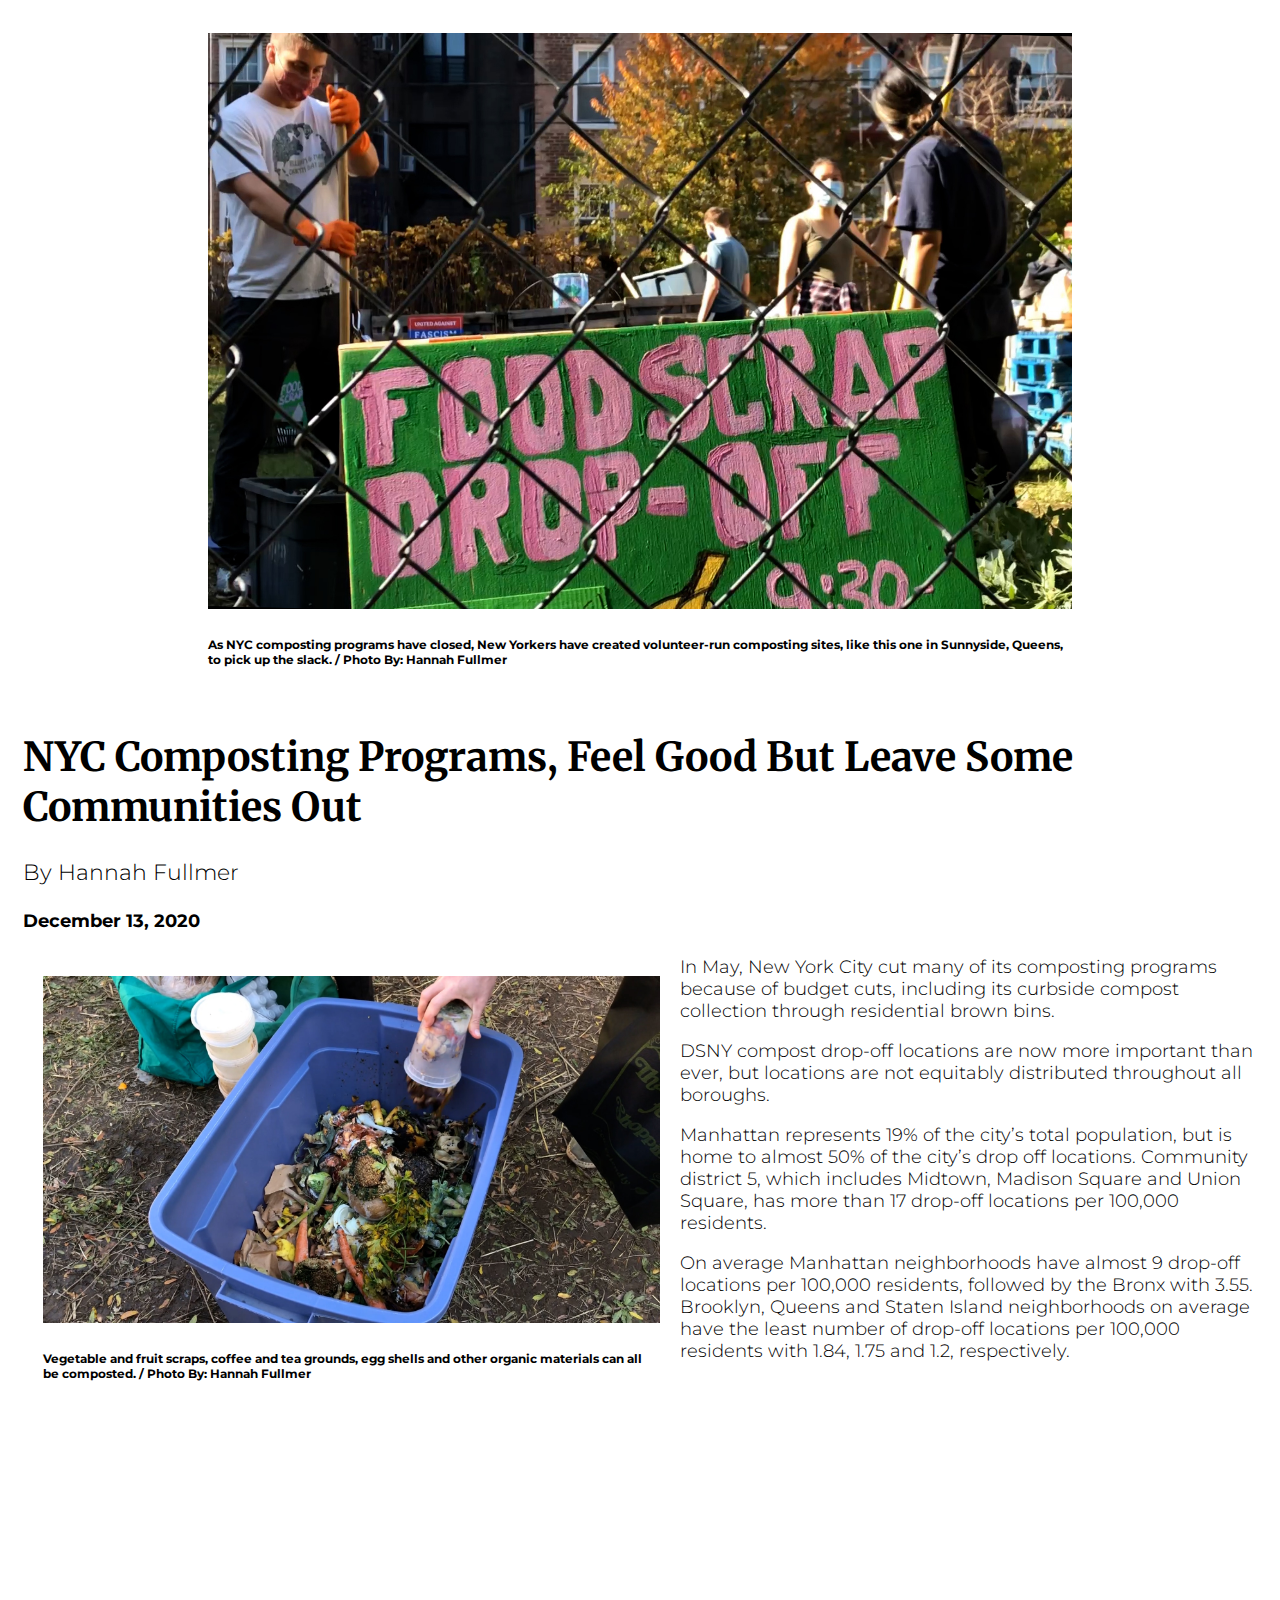
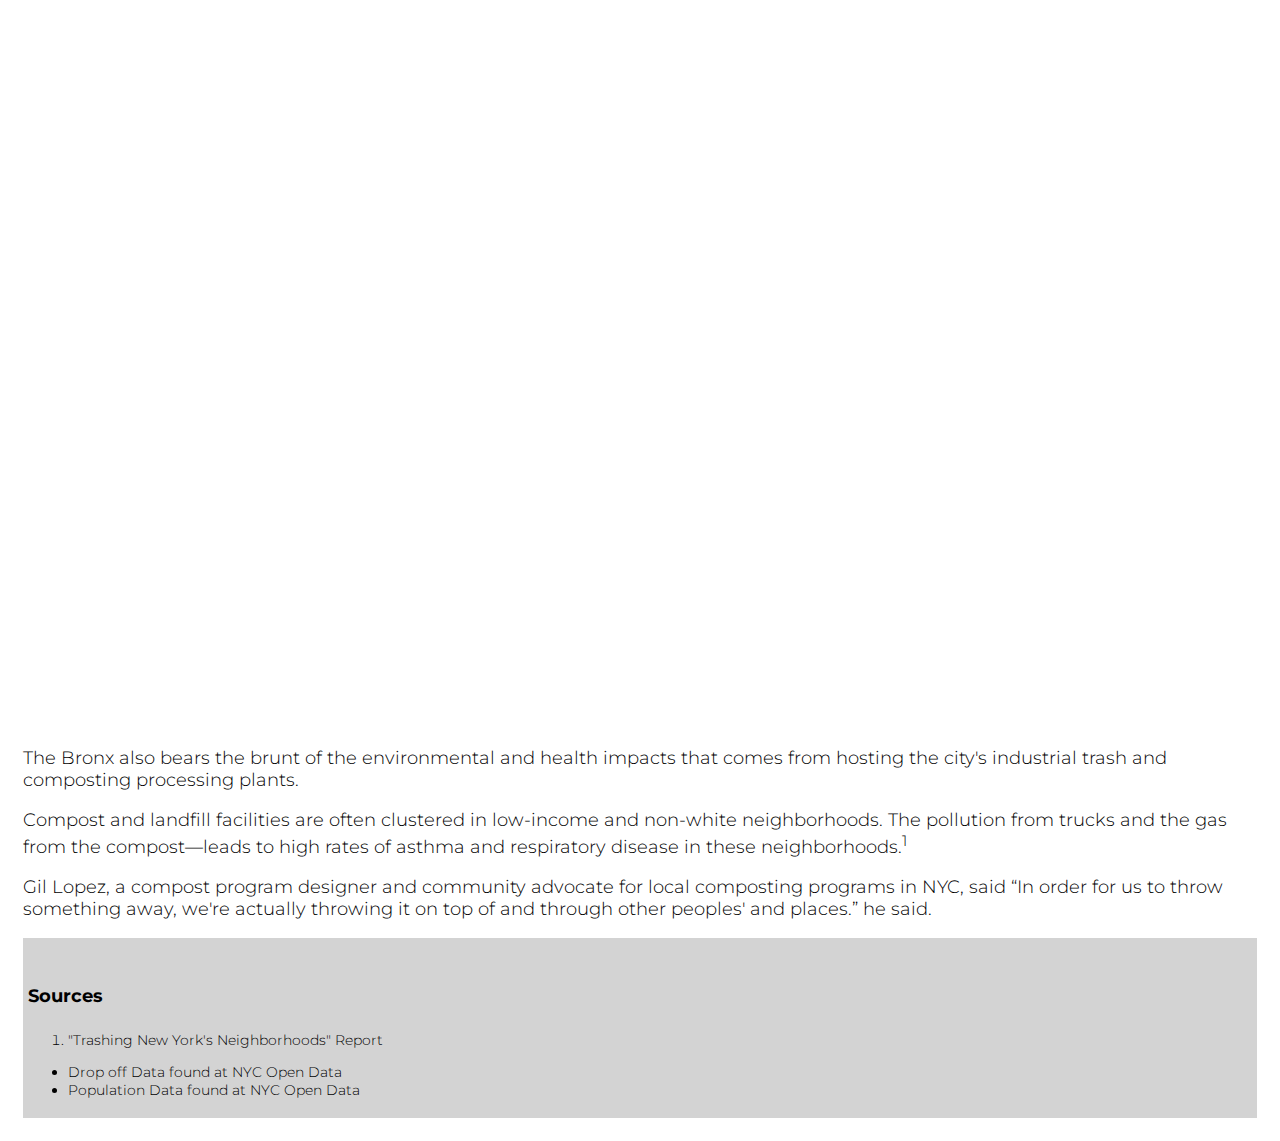
<file: docs/index.html>
<!DOCTYPE html>
<!--This is my code. It is not the best code, but it is mine. xoxo, Gossip Code-->


<html>
<link rel="preconnect" href="https://fonts.gstatic.com">
<link href="https://fonts.googleapis.com/css2?family=Merriweather:ital,wght@0,300;0,400;0,700;0,900;1,300;1,400;1,700;1,900&family=Montserrat:ital,wght@0,100;0,200;0,300;0,400;0,500;0,600;0,700;0,800;0,900;1,100;1,200;1,300;1,400;1,500;1,600;1,700;1,800;1,900&display=swap" rel="stylesheet">


	<head>
		<title>Compost NYC</title>
		<link rel="stylesheet" href="styles.css">
	</head>

	<body>
		<div id="image-box-top">
			<img src="images/Compost3.jpg">
			<h6>As NYC composting programs have closed, New Yorkers have created volunteer-run composting sites, like this one in Sunnyside, Queens, to pick up the slack. / Photo By: Hannah Fullmer</h6>
		</div>

			<h1>NYC Composting Programs, Feel Good But Leave Some Communities Out</h1>
			<h3>By Hannah Fullmer</h3>
			<h4>December 13, 2020</h4>

				<div id="image-box-inline">
			<img src="images/Compost2.jpg">
			<h6>Vegetable and fruit scraps, coffee and tea grounds, egg shells and other organic materials can all be composted. / Photo By: Hannah Fullmer</h6>
			</div>

			<p>In May, New York City cut many of its composting programs because of budget cuts, including its curbside compost collection through residential brown bins.</p>

			<p>DSNY compost drop-off locations are now more important than ever, but locations are not equitably distributed throughout all boroughs.</p>

			<p>Manhattan represents 19% of the city’s total population, but is home to almost 50% of the city’s drop off locations. Community district 5, which includes Midtown, Madison Square and Union Square, has  more than 17 drop-off locations per 100,000 residents.</p>

			<p>On average Manhattan neighborhoods have almost 9 drop-off locations per 100,000 residents, followed by the Bronx with 3.55. Brooklyn, Queens and Staten Island neighborhoods on average have the least number of drop-off locations per 100,000 residents with 1.84, 1.75 and 1.2, respectively.</p>

		<div class= "map-box">
			<div class ="maps">
			<iframe title="For Some, It's Not Easy Being Green " aria-label="Map" id="datawrapper-chart-MC4Qr" src="https://datawrapper.dwcdn.net/MC4Qr/2/" scrolling="no" frameborder="0" style="width: 0; min-width: 100% !important; border: none;" height="801"></iframe><script type="text/javascript">!function(){"use strict";window.addEventListener("message",(function(a){if(void 0!==a.data["datawrapper-height"])for(var e in a.data["datawrapper-height"]){var t=document.getElementById("datawrapper-chart-"+e)||document.querySelector("iframe[src*='"+e+"']");t&&(t.style.height=a.data["datawrapper-height"][e]+"px")}}))}();
			</script>
			</div>
		</div>

			<p>The Bronx also bears the brunt of the environmental and health impacts that comes from hosting the city's industrial trash and composting processing plants.</p>

			<p>Compost and landfill facilities are often clustered in low-income and non-white neighborhoods. The pollution from trucks and the gas from the compost—leads to high rates of asthma and respiratory disease in these neighborhoods.<sup>1</sup></p>

			<p>Gil Lopez, a compost program designer and community advocate for local composting programs in NYC, said “In order for us to throw something away, we're actually throwing it on top of and through other peoples' and places.” he said.</p> 

		<div id="footer"> 	
			<h4>Sources</h4>	
				
				<ol>
					<li><a href="https://nylpi.org/wp-content/uploads/2019/10/trashing-new-yorks-neighborhoods.pdf">"Trashing New York's Neighborhoods" Report</a></li>
				</ol>
				<ul>
					<li><a href="Data/Food_Scrap_Drop-Off_Locations_in_NYC.csv">Drop off Data</a> found at <a href="https://data.cityofnewyork.us/City-Government/New-York-City-Population-By-Community-Districts/xi7c-iiu2">NYC Open Data</li></a>
					<li><a href="Data/Food_Scrap_Drop-Off_Locations_in_NYC.csv">Population Data</a> found at<a href="https://data.cityofnewyork.us/City-Government/New-York-City-Population-By-Community-Districts/xi7c-iiu2"> NYC Open Data</li></a>
				</ul>
		</div>
	</body>
</html>
</file>
<file: docs/styles.css>
/* style.css */

h1 {
  text-align:  left;
  font-family: Merriweather, sans-serif;
  font-weight: 700;
  font-size: 40px;
}


h3 {
    font-family: Montserrat, sans-serif;
    text-align: left;
    font-weight: 300;
    font-size: 22px;
  }

h4{
  font-family: Montserrat, sans-serif;
  text-align: left;
  font-weight: bold;
  font-size: 18px;
}


body {
padding: 15px;
font-family: Montserrat, sans-serif;
font-size: large;
font-weight: 300;
}

#image-box-inline {
float: left;
max-width: 50%;
height: auto;
padding: 20px;
background-color: ;
}

#image-box-top {
display: block;
margin-left: auto;
margin-right: auto;
max-width: 70%;
padding: 10px;
background-color: ;
}

img {
  display: block;
  margin-left: auto;
  margin-right: auto;
  max-width: 100%;
  height: auto;
}

.map-box {
  display: flex;
  flex-direction: space-around;
  height: auto;
  margin-left: auto;
  margin-right: auto;
  width: 85%;
  height: auto;
  padding: 5px;
  background-color: ;
} 

.maps {
    padding: 2%;
    margin: 2%;
    background-color: ;
    flex:1;
  }


  a {color: inherit; 
    text-decoration: inherit; 
    font-weight: inherit;
  }

   a:hover {
    font-style: italic;
    font-weight: bold;
  }

hr{
  width: 100%;
  color: black;
  border: 1px solid black;
}


#footer {
  background-color: lightgrey;
  font-family: Montserrat, sans-serif;
  padding: 5px; 
  font-size: 14px;
}
</file>
